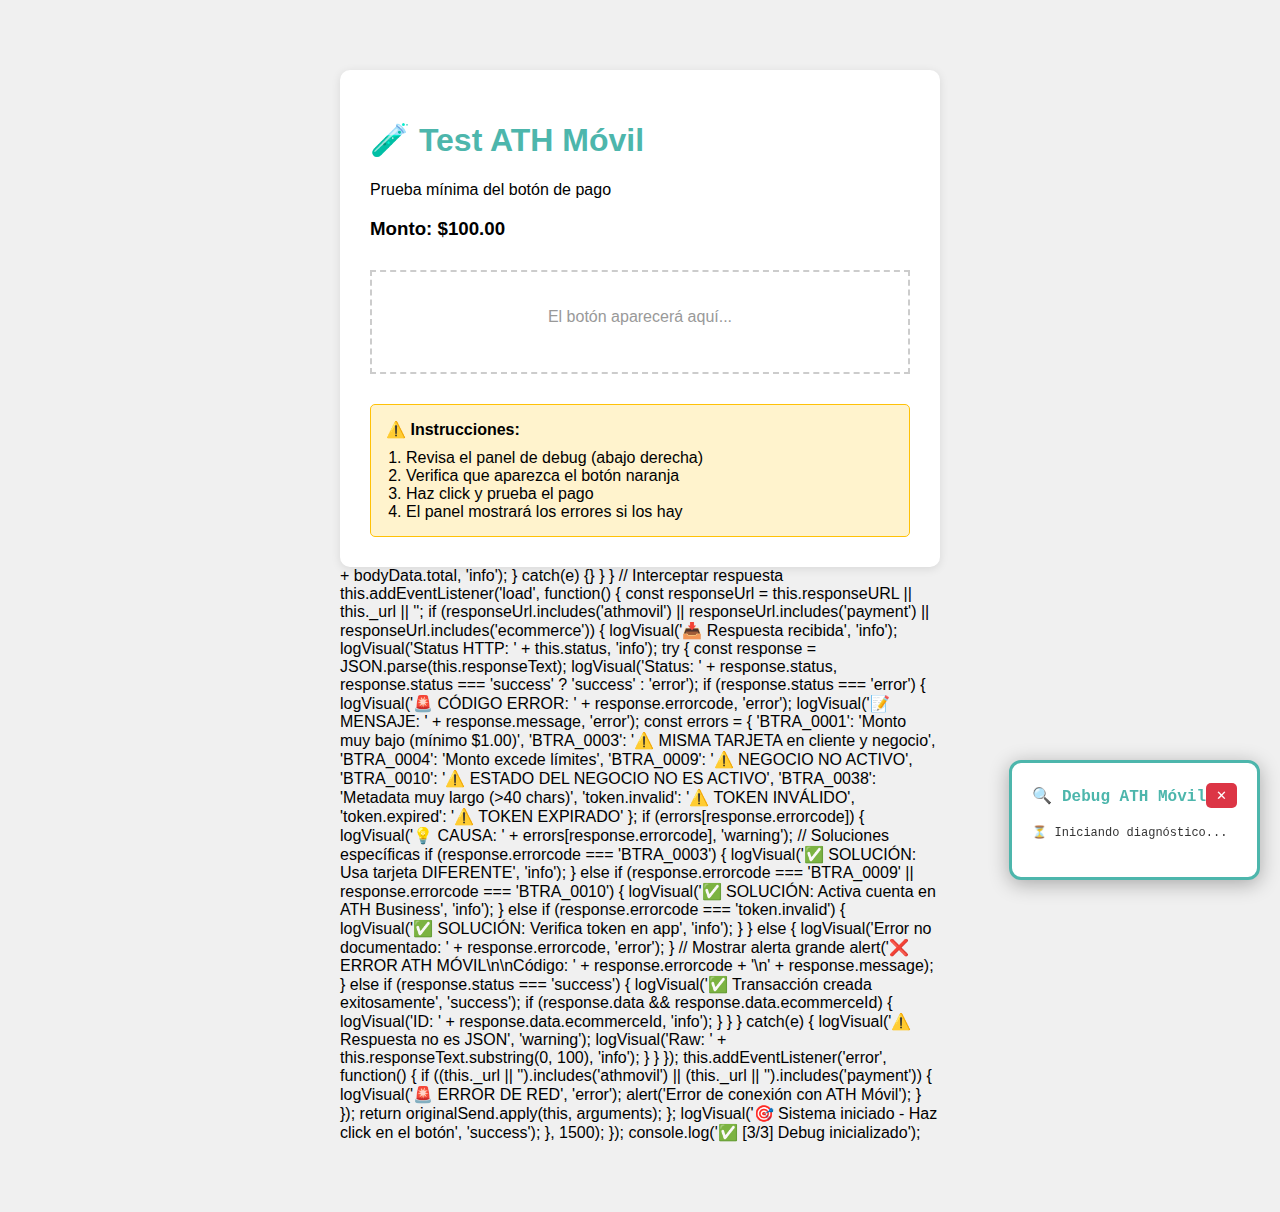
<file: landing/templates/landing/index.html>
<!DOCTYPE html>
<html lang="es">
<head>
    <meta charset="UTF-8">
    <meta name="viewport" content="width=device-width, initial-scale=1.0">
    <title>Test ATH Móvil - CORREGIDO</title>
    <style>
        body {
            font-family: Arial, sans-serif;
            max-width: 600px;
            margin: 50px auto;
            padding: 20px;
            background: #f0f0f0;
        }
        .card {
            background: white;
            padding: 30px;
            border-radius: 10px;
            box-shadow: 0 2px 10px rgba(0,0,0,0.1);
        }
        h1 { color: #4DB6AC; }
        .status {
            padding: 15px;
            margin: 20px 0;
            border-radius: 8px;
            display: none;
        }
        .status.show { display: block; }
        .status.success {
            background: #d4edda;
            border: 2px solid #28a745;
            color: #155724;
        }
        .status.error {
            background: #f8d7da;
            border: 2px solid #dc3545;
            color: #721c24;
        }
        #ATHMovil_Checkout_Button_payment {
            margin: 30px 0;
            min-height: 60px;
            border: 2px dashed #ccc;
            padding: 20px;
            text-align: center;
        }
        
        /* Panel de Debug */
        #athDebugPanel {
            position: fixed;
            bottom: 20px;
            right: 20px;
            background: white;
            border: 3px solid #4DB6AC;
            border-radius: 12px;
            padding: 20px;
            max-width: 400px;
            max-height: 80vh;
            overflow-y: auto;
            box-shadow: 0 4px 20px rgba(0,0,0,0.3);
            z-index: 999999;
            font-family: 'Courier New', monospace;
            font-size: 12px;
        }
        
        @media (max-width: 768px) {
            #athDebugPanel {
                bottom: 10px;
                right: 10px;
                left: 10px;
                max-width: none;
            }
        }
    </style>
</head>
<body>
    
    <!-- Panel de Debug Visual -->
    <div id="athDebugPanel">
        <div style="display: flex; justify-content: space-between; align-items: center; margin-bottom: 15px;">
            <strong style="color: #4DB6AC; font-size: 16px;">🔍 Debug ATH Móvil</strong>
            <button onclick="document.getElementById('athDebugPanel').style.display='none'" 
                    style="background: #dc3545; color: white; border: none; padding: 5px 10px; border-radius: 5px; cursor: pointer;">
                ✕
            </button>
        </div>
        <div id="athDebugContent" style="color: #333; line-height: 1.8;">
            <p>⏳ Iniciando diagnóstico...</p>
        </div>
    </div>

    <!-- Contenido Principal -->
    <div class="card">
        <h1>🧪 Test ATH Móvil</h1>
        <p>Prueba mínima del botón de pago</p>

        <div id="statusMessage" class="status"></div>

        <h3>Monto: $100.00</h3>
        
        <!-- Contenedor del botón -->
        <div id="ATHMovil_Checkout_Button_payment">
            <p style="color: #999;">El botón aparecerá aquí...</p>
        </div>

        <div style="background: #fff3cd; border: 1px solid #ffc107; padding: 15px; border-radius: 5px; margin-top: 20px;">
            <strong>⚠️ Instrucciones:</strong>
            <ol style="margin: 10px 0 0 20px; padding: 0;">
                <li>Revisa el panel de debug (abajo derecha)</li>
                <li>Verifica que aparezca el botón naranja</li>
                <li>Haz click y prueba el pago</li>
                <li>El panel mostrará los errores si los hay</li>
            </ol>
        </div>
    </div>

    <!-- ========================================== -->
    <!-- SCRIPTS ATH MÓVIL - ORDEN CORRECTO -->
    <!-- ========================================== -->
    
    <!-- 1. CONFIGURACIÓN (PRIMERO) -->
    <script type="text/javascript">
        console.log('🔧 [1/3] Configurando ATHM_Checkout...');
        
        window.ATHM_Checkout = {
            env: 'production',
            publicToken: 'a937f2e32a4e35ebd2c2850d204fd4dc4b515763',
            timeout: 600,
            theme: 'btn',
            lang: 'es',
            total: 100,
            subtotal: 100,
            tax: 0,
            metadata1: 'Donacion Campaña',
            metadata2: 'Dr Mendez Sexto',
            items: [{
                name: "Donación Campaña",
                description: "Apoyo campaña Dr. Méndez Sexto",
                quantity: "1",
                price: "100",
                tax: "0",
                metadata: "Renovar para Avanzar"
            }],
            phoneNumber: ""
        };
        
        console.log('✅ ATHM_Checkout configurado');
        
        // Callbacks
        window.authorizationATHM = async function() {
            console.log('✅ PAGO AUTORIZADO');
            const statusDiv = document.getElementById('statusMessage');
            if (statusDiv) {
                statusDiv.className = 'status success show';
                statusDiv.innerHTML = '<h3>✅ ¡Pago exitoso!</h3><p>El sistema funciona correctamente.</p>';
            }
        };
        
        window.cancelATHM = async function() {
            console.log('❌ PAGO CANCELADO');
            const statusDiv = document.getElementById('statusMessage');
            if (statusDiv) {
                statusDiv.className = 'status error show';
                statusDiv.innerHTML = '<h3>❌ Pago cancelado</h3><p>Revisa el panel de debug.</p>';
            }
        };
        
        window.expiredATHM = async function() {
            console.log('⏱️ PAGO EXPIRADO');
            const statusDiv = document.getElementById('statusMessage');
            if (statusDiv) {
                statusDiv.className = 'status error show';
                statusDiv.innerHTML = '<h3>⏱️ Tiempo expirado</h3>';
            }
        };
        
        console.log('✅ [1/3] Callbacks definidos');
    </script>
    
    <!-- 2. SCRIPT ATH MÓVIL (SEGUNDO) -->
    <script src="https://payments.athmovil.com/api/js/athmovil_base.js" 
            onload="console.log('✅ [2/3] Script ATH cargado')"
            onerror="console.error('❌ [2/3] Error cargando script ATH')">
    </script>
    
    <!-- 3. DEBUG VISUAL (TERCERO) -->
    <script type="text/javascript">
        console.log('🔧 [3/3] Inicializando debug...');
        
        function logVisual(message, type = 'info') {
            const content = document.getElementById('athDebugContent');
            if (!content) return;
            
            const colors = { 'info': '#2196F3', 'success': '#4CAF50', 'error': '#F44336', 'warning': '#FF9800' };
            const icons = { 'info': 'ℹ️', 'success': '✅', 'error': '❌', 'warning': '⚠️' };
            
            const timestamp = new Date().toLocaleTimeString();
            const log = document.createElement('p');
            log.style.margin = '5px 0';
            log.style.padding = '8px';
            log.style.background = '#f8f9fa';
            log.style.borderLeft = `4px solid ${colors[type]}`;
            log.style.borderRadius = '4px';
            log.innerHTML = `<strong>[${timestamp}]</strong> ${icons[type]} ${message}`;
            
            content.appendChild(log);
            content.scrollTop = content.scrollHeight;
        }

        window.addEventListener('load', function() {
            setTimeout(function() {
                logVisual('Página cargada', 'success');
                
                // Verificar ATHM_Checkout
                if (window.ATHM_Checkout) {
                    logVisual('ATHM_Checkout: ✓ Existe', 'success');
                    logVisual('Token: ' + window.ATHM_Checkout.publicToken.substring(0, 10) + '...', 'info');
                    logVisual('Monto: $' + window.ATHM_Checkout.total, 'info');
                } else {
                    logVisual('ATHM_Checkout: ✗ NO EXISTE', 'error');
                }
                
                // Verificar botón
                const container = document.querySelector('#ATHMovil_Checkout_Button_payment');
                const hasButton = container && container.innerHTML.trim().length > 50;
                
                if (hasButton) {
                    logVisual('Botón: ✓ GENERADO', 'success');
                } else {
                    logVisual('Botón: ✗ NO GENERADO', 'error');
                }
                
                const button = document.querySelector('[id^="buttonATHM"]');
                if (button) {
                    logVisual('Botón ATH encontrado: ' + button.id, 'success');
                    button.addEventListener('click', function() {
                        logVisual('🖱️ CLICK EN BOTÓN', 'warning');
                    }, true);
                }
                
                // Interceptar XHR - VERSIÓN MEJORADA
                const originalOpen = XMLHttpRequest.prototype.open;
                const originalSend = XMLHttpRequest.prototype.send;
                
                XMLHttpRequest.prototype.open = function(method, url) {
                    this._method = method;
                    this._url = url;
                    return originalOpen.apply(this, arguments);
                };
                
                XMLHttpRequest.prototype.send = function(body) {
                    const url = this._url || '';
                    
                    // Log de la petición
                    if (url.includes('athmovil') || url.includes('payment') || url.includes('ecommerce')) {
                        logVisual('📤 Enviando petición a ATH...', 'info');
                        logVisual('URL: ' + url.substring(0, 60) + '...', 'info');
                        logVisual('Method: ' + this._method, 'info');
                        
                        // Log del body si existe
                        if (body) {
                            try {
                                const bodyData = JSON.parse(body);
                                logVisual('Token: ' + (bodyData.publicToken || '').substring(0, 10) + '...', 'info');
                                logVisual('Total: 
                
                logVisual('🎯 Sistema iniciado - Haz click en el botón', 'success');
                
            }, 1500);
        });
        
        console.log('✅ [3/3] Debug inicializado');
    </script>
    
</body>
</html> + bodyData.total, 'info');
                            } catch(e) {}
                        }
                    }
                    
                    // Interceptar respuesta
                    this.addEventListener('load', function() {
                        const responseUrl = this.responseURL || this._url || '';
                        
                        if (responseUrl.includes('athmovil') || responseUrl.includes('payment') || responseUrl.includes('ecommerce')) {
                            logVisual('📥 Respuesta recibida', 'info');
                            logVisual('Status HTTP: ' + this.status, 'info');
                            
                            try {
                                const response = JSON.parse(this.responseText);
                                logVisual('Status: ' + response.status, response.status === 'success' ? 'success' : 'error');
                                
                                if (response.status === 'error') {
                                    logVisual('🚨 CÓDIGO ERROR: ' + response.errorcode, 'error');
                                    logVisual('📝 MENSAJE: ' + response.message, 'error');
                                    
                                    const errors = {
                                        'BTRA_0001': 'Monto muy bajo (mínimo $1.00)',
                                        'BTRA_0003': '⚠️ MISMA TARJETA en cliente y negocio',
                                        'BTRA_0004': 'Monto excede límites',
                                        'BTRA_0009': '⚠️ NEGOCIO NO ACTIVO',
                                        'BTRA_0010': '⚠️ ESTADO DEL NEGOCIO NO ES ACTIVO',
                                        'BTRA_0038': 'Metadata muy largo (>40 chars)',
                                        'token.invalid': '⚠️ TOKEN INVÁLIDO',
                                        'token.expired': '⚠️ TOKEN EXPIRADO'
                                    };
                                    
                                    if (errors[response.errorcode]) {
                                        logVisual('💡 CAUSA: ' + errors[response.errorcode], 'warning');
                                        
                                        // Soluciones específicas
                                        if (response.errorcode === 'BTRA_0003') {
                                            logVisual('✅ SOLUCIÓN: Usa tarjeta DIFERENTE', 'info');
                                        } else if (response.errorcode === 'BTRA_0009' || response.errorcode === 'BTRA_0010') {
                                            logVisual('✅ SOLUCIÓN: Activa cuenta en ATH Business', 'info');
                                        } else if (response.errorcode === 'token.invalid') {
                                            logVisual('✅ SOLUCIÓN: Verifica token en app', 'info');
                                        }
                                    } else {
                                        logVisual('Error no documentado: ' + response.errorcode, 'error');
                                    }
                                    
                                    // Mostrar alerta grande
                                    alert('❌ ERROR ATH MÓVIL\n\nCódigo: ' + response.errorcode + '\n' + response.message);
                                    
                                } else if (response.status === 'success') {
                                    logVisual('✅ Transacción creada exitosamente', 'success');
                                    if (response.data && response.data.ecommerceId) {
                                        logVisual('ID: ' + response.data.ecommerceId, 'info');
                                    }
                                }
                            } catch(e) {
                                logVisual('⚠️ Respuesta no es JSON', 'warning');
                                logVisual('Raw: ' + this.responseText.substring(0, 100), 'info');
                            }
                        }
                    });
                    
                    this.addEventListener('error', function() {
                        if ((this._url || '').includes('athmovil') || (this._url || '').includes('payment')) {
                            logVisual('🚨 ERROR DE RED', 'error');
                            alert('Error de conexión con ATH Móvil');
                        }
                    });
                    
                    return originalSend.apply(this, arguments);
                };
                
                logVisual('🎯 Sistema iniciado - Haz click en el botón', 'success');
                
            }, 1500);
        });
        
        console.log('✅ [3/3] Debug inicializado');
    </script>
    
</body>
</html>
</file>
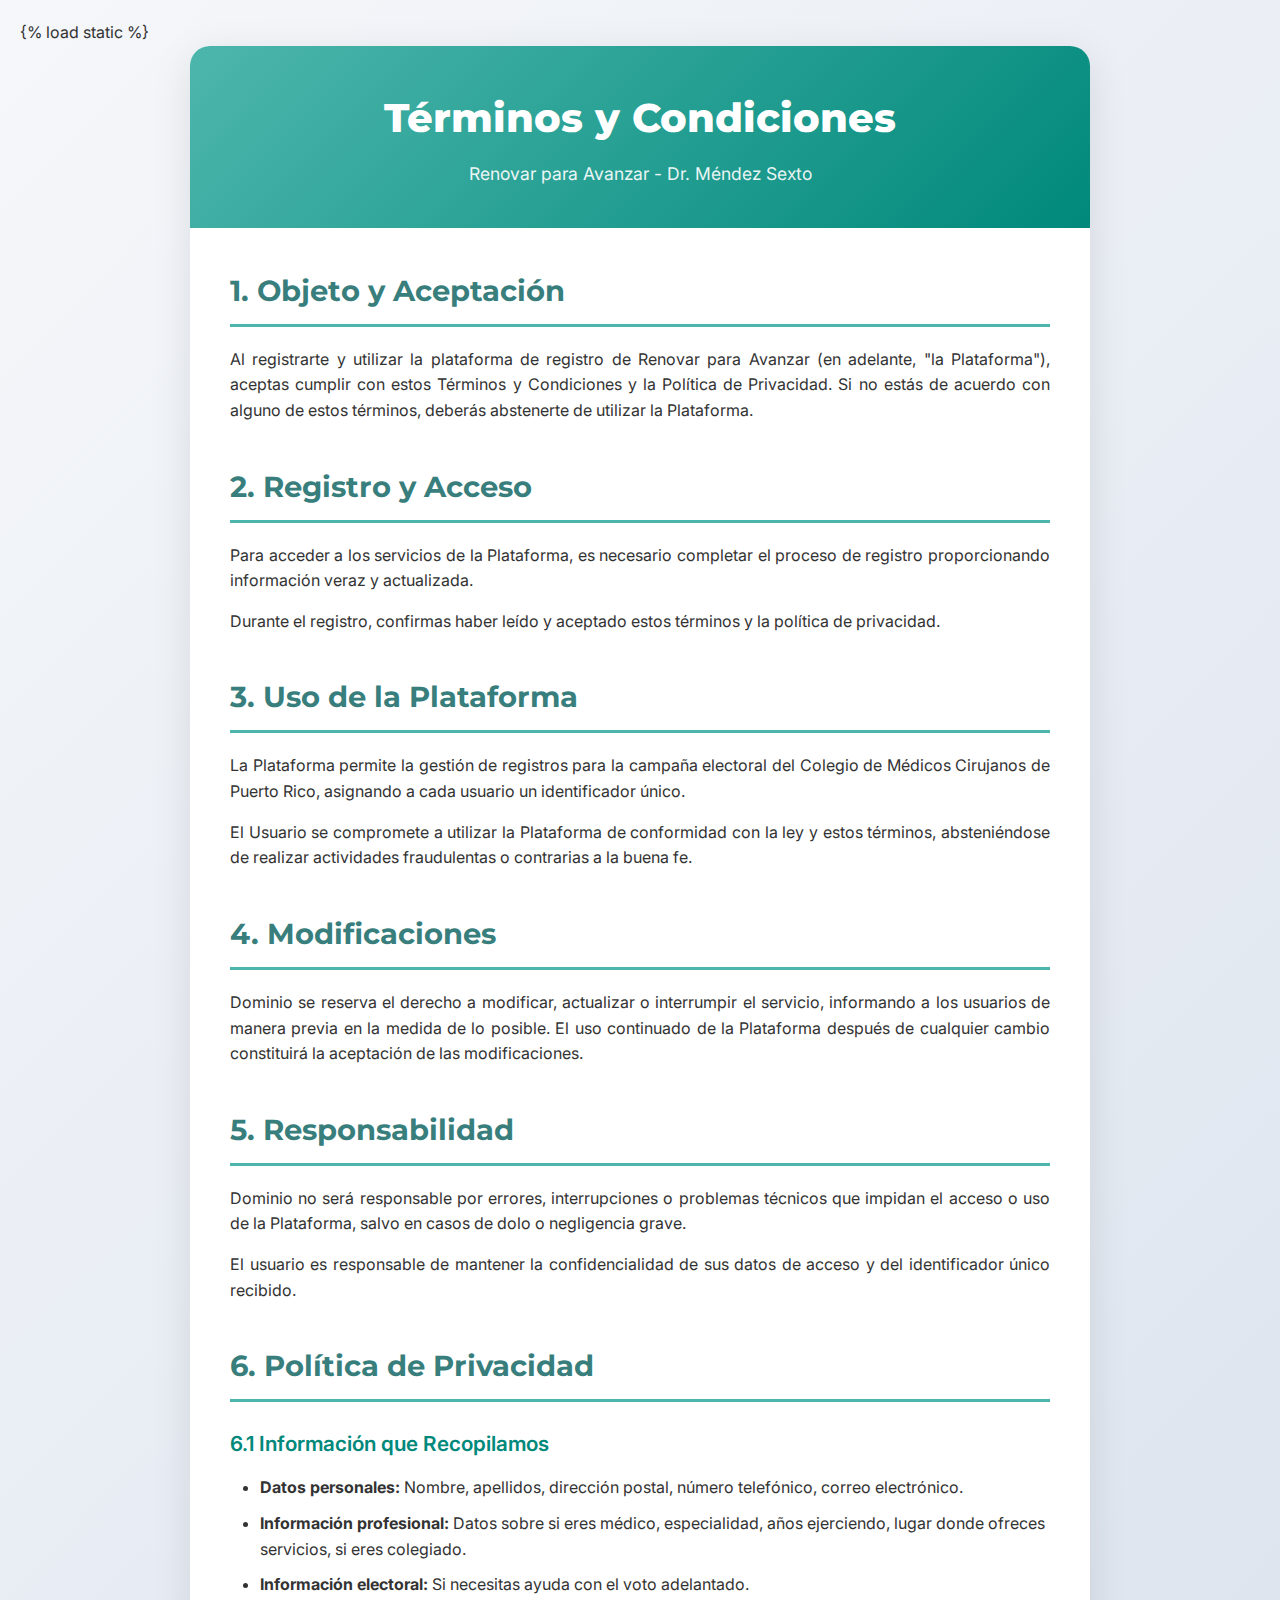
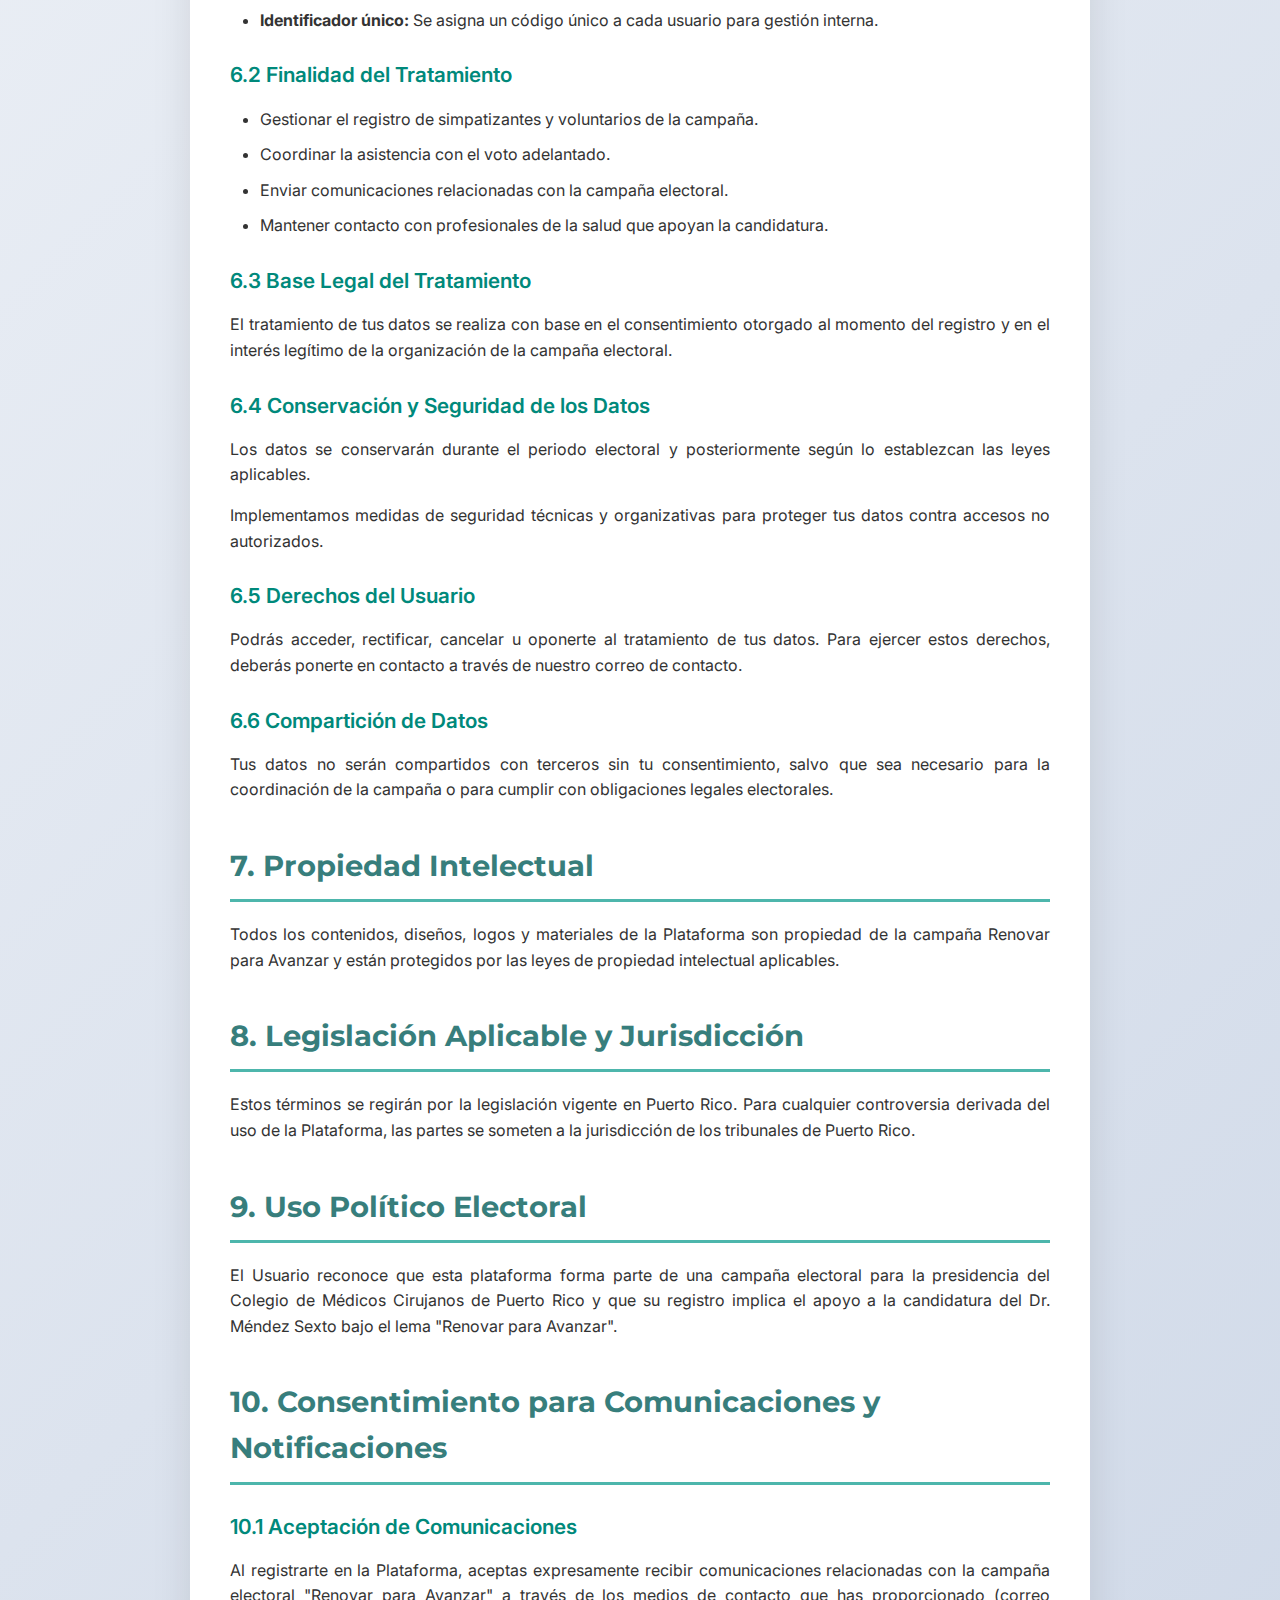
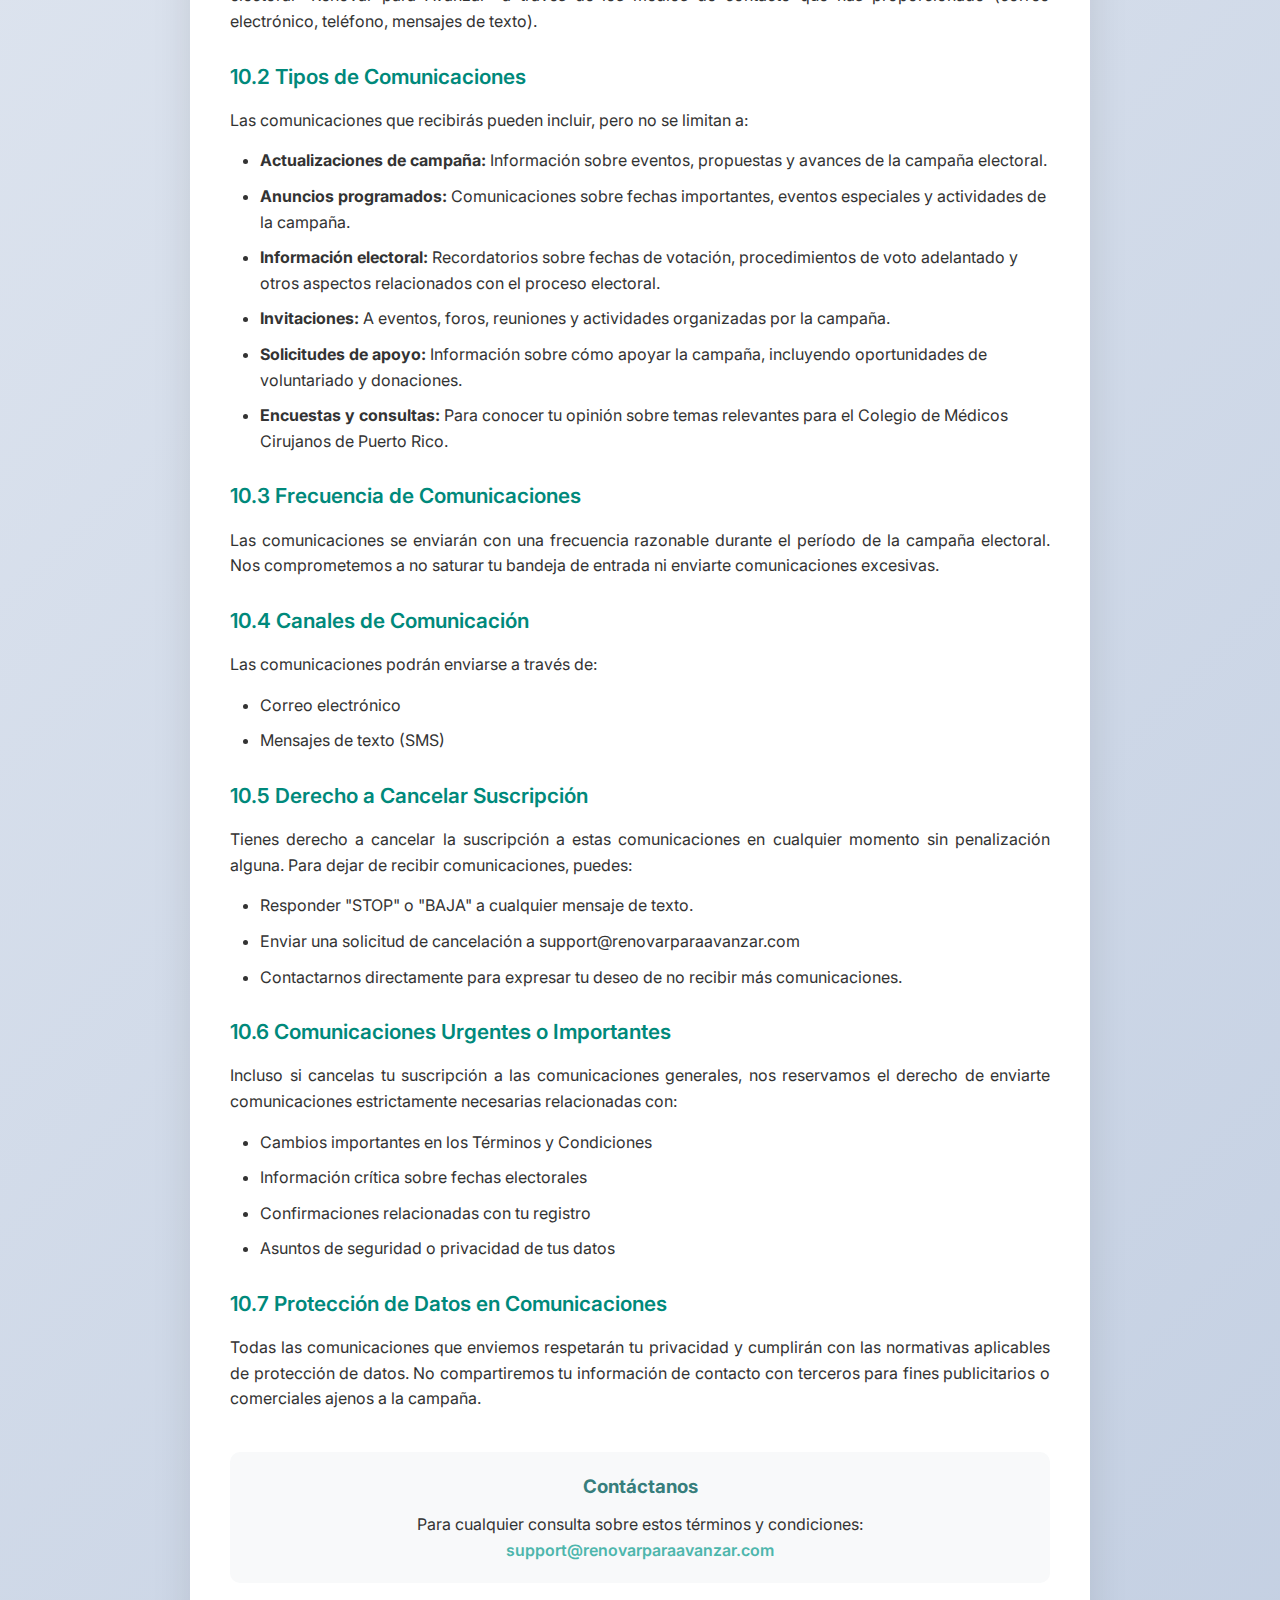
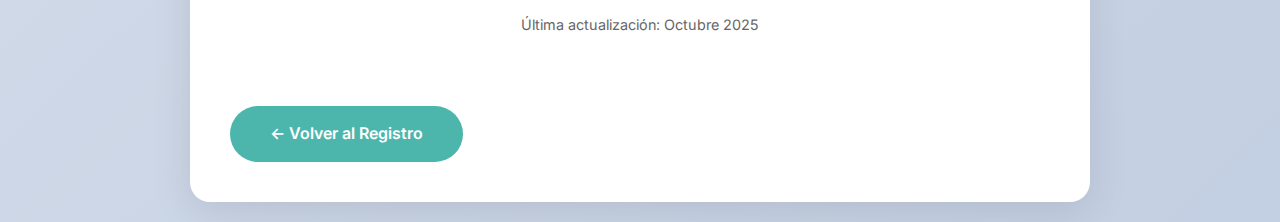
<file: landing/templates/landing/terms.html>
{% load static %}
<!DOCTYPE html>
<html lang="es">
<head>
    <meta charset="UTF-8">
    <meta name="viewport" content="width=device-width, initial-scale=1.0">
    <title>Términos y Condiciones - Renovar para Avanzar</title>
    
    <!-- Google Fonts -->
    <link rel="preconnect" href="https://fonts.googleapis.com">
    <link rel="preconnect" href="https://fonts.gstatic.com" crossorigin>
    <link href="https://fonts.googleapis.com/css2?family=Montserrat:wght@400;600;700;800&family=Inter:wght@300;400;500;600&display=swap" rel="stylesheet">
    
    <style>
        * {
            margin: 0;
            padding: 0;
            box-sizing: border-box;
        }

        body {
            font-family: 'Inter', Arial, sans-serif;
            line-height: 1.6;
            color: #333;
            background: linear-gradient(135deg, #f5f7fa 0%, #c3cfe2 100%);
            min-height: 100vh;
            padding: 20px;
        }

        .container {
            max-width: 900px;
            margin: 0 auto;
            background: white;
            border-radius: 20px;
            box-shadow: 0 10px 40px rgba(0,0,0,0.1);
            overflow: hidden;
        }

        .header {
            background: linear-gradient(135deg, #4DB6AC, #00897B);
            color: white;
            padding: 40px;
            text-align: center;
        }

        .header h1 {
            font-family: 'Montserrat', sans-serif;
            font-size: 2.5rem;
            font-weight: 800;
            margin-bottom: 10px;
        }

        .header p {
            font-size: 1.1rem;
            opacity: 0.9;
        }

        .content {
            padding: 40px;
        }

        .section {
            margin-bottom: 40px;
        }

        .section h2 {
            font-family: 'Montserrat', sans-serif;
            color: #377e7c;
            font-size: 1.8rem;
            font-weight: 700;
            margin-bottom: 20px;
            padding-bottom: 10px;
            border-bottom: 3px solid #4DB6AC;
        }

        .section h3 {
            color: #00897B;
            font-size: 1.3rem;
            font-weight: 600;
            margin-top: 25px;
            margin-bottom: 15px;
        }

        .section p {
            margin-bottom: 15px;
            text-align: justify;
        }

        .section ul {
            margin-left: 30px;
            margin-bottom: 15px;
        }

        .section li {
            margin-bottom: 10px;
        }

        .back-button {
            display: inline-block;
            background: #4DB6AC;
            color: white;
            padding: 15px 40px;
            border-radius: 50px;
            text-decoration: none;
            font-weight: 600;
            transition: all 0.3s ease;
            margin: 30px 40px 40px;
            text-align: center;
        }

        .back-button:hover {
            background: #00897B;
            transform: translateY(-2px);
            box-shadow: 0 5px 15px rgba(77, 182, 172, 0.3);
        }

        .contact-info {
            background: #f8f9fa;
            padding: 20px;
            border-radius: 10px;
            margin-top: 30px;
            text-align: center;
        }

        .contact-info h3 {
            color: #377e7c;
            margin-bottom: 10px;
        }

        .contact-info a {
            color: #4DB6AC;
            text-decoration: none;
            font-weight: 600;
        }

        .contact-info a:hover {
            text-decoration: underline;
        }

        @media (max-width: 768px) {
            .header h1 {
                font-size: 1.8rem;
            }

            .content {
                padding: 20px;
            }

            .section h2 {
                font-size: 1.5rem;
            }
        }
    </style>
</head>
<body>
    <div class="container">
        <div class="header">
            <h1>Términos y Condiciones</h1>
            <p>Renovar para Avanzar - Dr. Méndez Sexto</p>
        </div>

        <div class="content">
            <div class="section">
                <h2>1. Objeto y Aceptación</h2>
                <p>Al registrarte y utilizar la plataforma de registro de Renovar para Avanzar (en adelante, "la Plataforma"), aceptas cumplir con estos Términos y Condiciones y la Política de Privacidad. Si no estás de acuerdo con alguno de estos términos, deberás abstenerte de utilizar la Plataforma.</p>
            </div>

            <div class="section">
                <h2>2. Registro y Acceso</h2>
                <p>Para acceder a los servicios de la Plataforma, es necesario completar el proceso de registro proporcionando información veraz y actualizada.</p>
                <p>Durante el registro, confirmas haber leído y aceptado estos términos y la política de privacidad.</p>
            </div>

            <div class="section">
                <h2>3. Uso de la Plataforma</h2>
                <p>La Plataforma permite la gestión de registros para la campaña electoral del Colegio de Médicos Cirujanos de Puerto Rico, asignando a cada usuario un identificador único.</p>
                <p>El Usuario se compromete a utilizar la Plataforma de conformidad con la ley y estos términos, absteniéndose de realizar actividades fraudulentas o contrarias a la buena fe.</p>
            </div>

            <div class="section">
                <h2>4. Modificaciones</h2>
                <p>Dominio se reserva el derecho a modificar, actualizar o interrumpir el servicio, informando a los usuarios de manera previa en la medida de lo posible. El uso continuado de la Plataforma después de cualquier cambio constituirá la aceptación de las modificaciones.</p>
            </div>

            <div class="section">
                <h2>5. Responsabilidad</h2>
                <p>Dominio no será responsable por errores, interrupciones o problemas técnicos que impidan el acceso o uso de la Plataforma, salvo en casos de dolo o negligencia grave.</p>
                <p>El usuario es responsable de mantener la confidencialidad de sus datos de acceso y del identificador único recibido.</p>
            </div>

            <div class="section">
                <h2>6. Política de Privacidad</h2>
                
                <h3>6.1 Información que Recopilamos</h3>
                <ul>
                    <li><strong>Datos personales:</strong> Nombre, apellidos, dirección postal, número telefónico, correo electrónico.</li>
                    <li><strong>Información profesional:</strong> Datos sobre si eres médico, especialidad, años ejerciendo, lugar donde ofreces servicios, si eres colegiado.</li>
                    <li><strong>Información electoral:</strong> Si necesitas ayuda con el voto adelantado.</li>
                    <li><strong>Identificador único:</strong> Se asigna un código único a cada usuario para gestión interna.</li>
                </ul>

                <h3>6.2 Finalidad del Tratamiento</h3>
                <ul>
                    <li>Gestionar el registro de simpatizantes y voluntarios de la campaña.</li>
                    <li>Coordinar la asistencia con el voto adelantado.</li>
                    <li>Enviar comunicaciones relacionadas con la campaña electoral.</li>
                    <li>Mantener contacto con profesionales de la salud que apoyan la candidatura.</li>
                </ul>

                <h3>6.3 Base Legal del Tratamiento</h3>
                <p>El tratamiento de tus datos se realiza con base en el consentimiento otorgado al momento del registro y en el interés legítimo de la organización de la campaña electoral.</p>

                <h3>6.4 Conservación y Seguridad de los Datos</h3>
                <p>Los datos se conservarán durante el periodo electoral y posteriormente según lo establezcan las leyes aplicables.</p>
                <p>Implementamos medidas de seguridad técnicas y organizativas para proteger tus datos contra accesos no autorizados.</p>

                <h3>6.5 Derechos del Usuario</h3>
                <p>Podrás acceder, rectificar, cancelar u oponerte al tratamiento de tus datos. Para ejercer estos derechos, deberás ponerte en contacto a través de nuestro correo de contacto.</p>

                <h3>6.6 Compartición de Datos</h3>
                <p>Tus datos no serán compartidos con terceros sin tu consentimiento, salvo que sea necesario para la coordinación de la campaña o para cumplir con obligaciones legales electorales.</p>
            </div>

            <div class="section">
                <h2>7. Propiedad Intelectual</h2>
                <p>Todos los contenidos, diseños, logos y materiales de la Plataforma son propiedad de la campaña Renovar para Avanzar y están protegidos por las leyes de propiedad intelectual aplicables.</p>
            </div>

            <div class="section">
                <h2>8. Legislación Aplicable y Jurisdicción</h2>
                <p>Estos términos se regirán por la legislación vigente en Puerto Rico. Para cualquier controversia derivada del uso de la Plataforma, las partes se someten a la jurisdicción de los tribunales de Puerto Rico.</p>
            </div>

            <div class="section">
                <h2>9. Uso Político Electoral</h2>
                <p>El Usuario reconoce que esta plataforma forma parte de una campaña electoral para la presidencia del Colegio de Médicos Cirujanos de Puerto Rico y que su registro implica el apoyo a la candidatura del Dr. Méndez Sexto bajo el lema "Renovar para Avanzar".</p>
            </div>

            <div class="section">
                <h2>10. Consentimiento para Comunicaciones y Notificaciones</h2>
                
                <h3>10.1 Aceptación de Comunicaciones</h3>
                <p>Al registrarte en la Plataforma, aceptas expresamente recibir comunicaciones relacionadas con la campaña electoral "Renovar para Avanzar" a través de los medios de contacto que has proporcionado (correo electrónico, teléfono, mensajes de texto).</p>

                <h3>10.2 Tipos de Comunicaciones</h3>
                <p>Las comunicaciones que recibirás pueden incluir, pero no se limitan a:</p>
                <ul>
                    <li><strong>Actualizaciones de campaña:</strong> Información sobre eventos, propuestas y avances de la campaña electoral.</li>
                    <li><strong>Anuncios programados:</strong> Comunicaciones sobre fechas importantes, eventos especiales y actividades de la campaña.</li>
                    <li><strong>Información electoral:</strong> Recordatorios sobre fechas de votación, procedimientos de voto adelantado y otros aspectos relacionados con el proceso electoral.</li>
                    <li><strong>Invitaciones:</strong> A eventos, foros, reuniones y actividades organizadas por la campaña.</li>
                    <li><strong>Solicitudes de apoyo:</strong> Información sobre cómo apoyar la campaña, incluyendo oportunidades de voluntariado y donaciones.</li>
                    <li><strong>Encuestas y consultas:</strong> Para conocer tu opinión sobre temas relevantes para el Colegio de Médicos Cirujanos de Puerto Rico.</li>
                </ul>

                <h3>10.3 Frecuencia de Comunicaciones</h3>
                <p>Las comunicaciones se enviarán con una frecuencia razonable durante el período de la campaña electoral. Nos comprometemos a no saturar tu bandeja de entrada ni enviarte comunicaciones excesivas.</p>

                <h3>10.4 Canales de Comunicación</h3>
                <p>Las comunicaciones podrán enviarse a través de:</p>
                <ul>
                    <li>Correo electrónico</li>
                    <li>Mensajes de texto (SMS)</li>
                </ul>

                <h3>10.5 Derecho a Cancelar Suscripción</h3>
                <p>Tienes derecho a cancelar la suscripción a estas comunicaciones en cualquier momento sin penalización alguna. Para dejar de recibir comunicaciones, puedes:</p>
                <ul>
                    <li>Responder "STOP" o "BAJA" a cualquier mensaje de texto.</li>
                    <li>Enviar una solicitud de cancelación a support@renovarparaavanzar.com</li>
                    <li>Contactarnos directamente para expresar tu deseo de no recibir más comunicaciones.</li>
                </ul>

                <h3>10.6 Comunicaciones Urgentes o Importantes</h3>
                <p>Incluso si cancelas tu suscripción a las comunicaciones generales, nos reservamos el derecho de enviarte comunicaciones estrictamente necesarias relacionadas con:</p>
                <ul>
                    <li>Cambios importantes en los Términos y Condiciones</li>
                    <li>Información crítica sobre fechas electorales</li>
                    <li>Confirmaciones relacionadas con tu registro</li>
                    <li>Asuntos de seguridad o privacidad de tus datos</li>
                </ul>

                <h3>10.7 Protección de Datos en Comunicaciones</h3>
                <p>Todas las comunicaciones que enviemos respetarán tu privacidad y cumplirán con las normativas aplicables de protección de datos. No compartiremos tu información de contacto con terceros para fines publicitarios o comerciales ajenos a la campaña.</p>
            </div>

            <div class="contact-info">
                <h3>Contáctanos</h3>
                <p>Para cualquier consulta sobre estos términos y condiciones:</p>
                <p><a href="mailto:support@renovarparaavanzar.com">support@renovarparaavanzar.com</a></p>
            </div>

            <p style="text-align: center; color: #666; margin-top: 30px; font-size: 0.9rem;">
                Última actualización: Octubre 2025
            </p>
        </div>

        <a href="/#register" class="back-button">← Volver al Registro</a>
    </div>
</body>
</html>
</file>
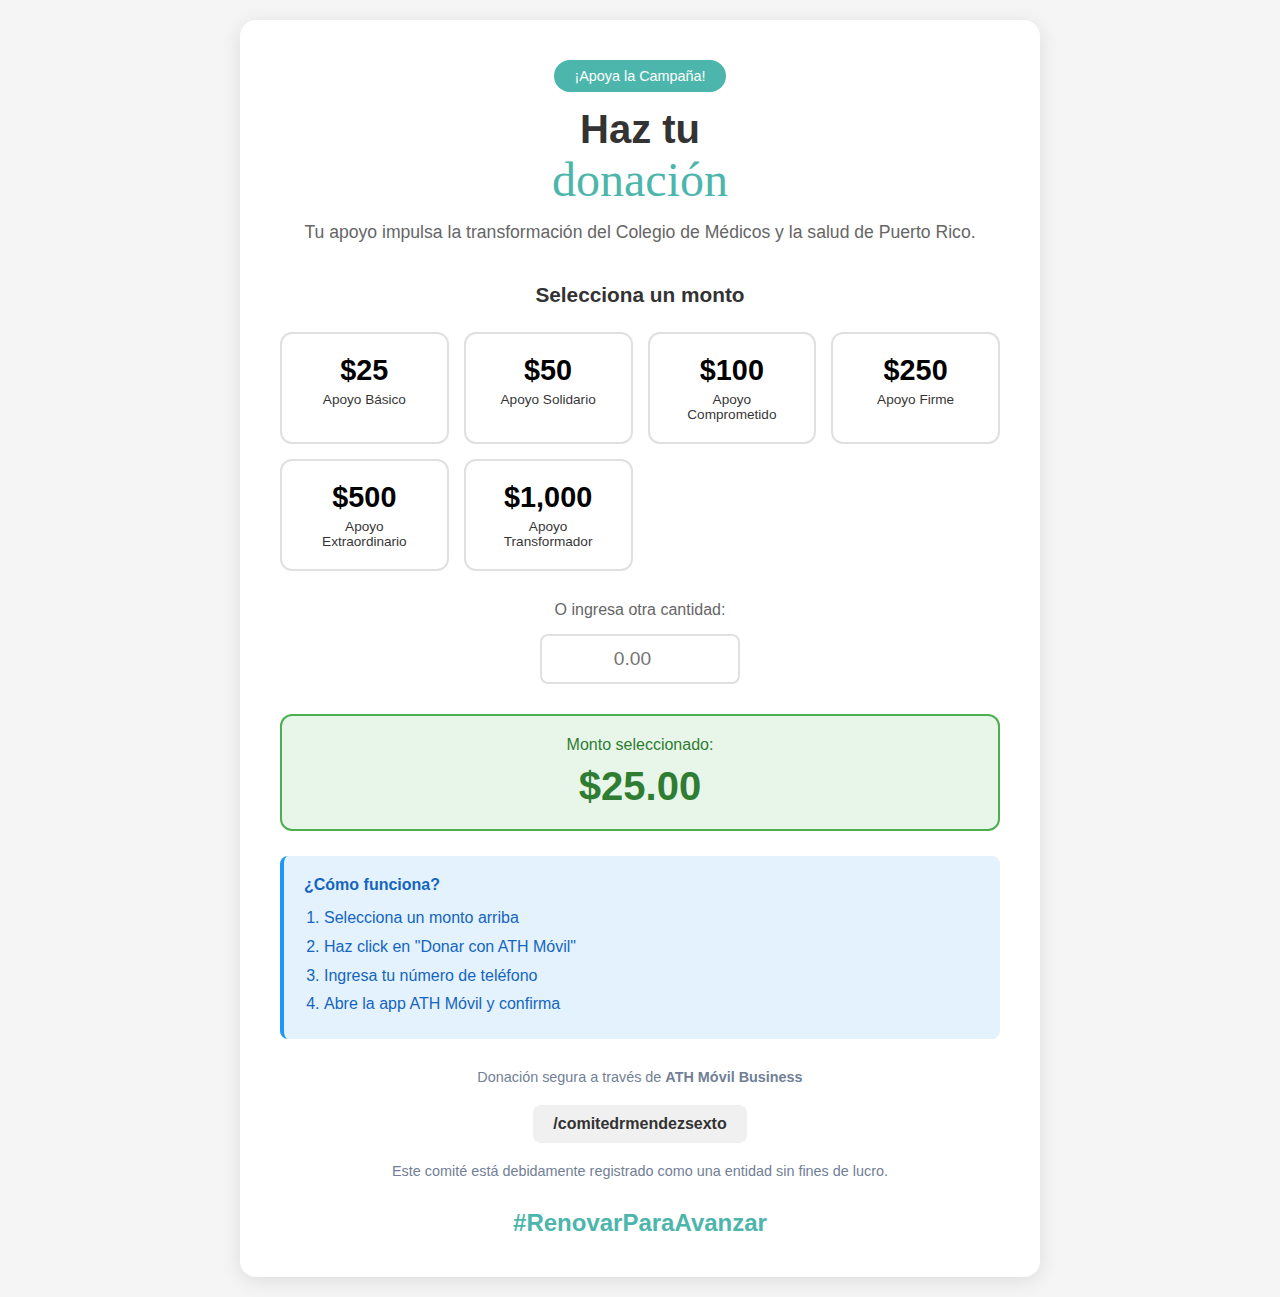
<file: landing/templates/landing/test_ath.html>
<!DOCTYPE html>
<html lang="es">
<head>
    <meta charset="UTF-8">
    <meta name="viewport" content="width=device-width, initial-scale=1.0">
    <title>Test ATH Móvil - Donaciones</title>
    
    <style>
        * {
            margin: 0;
            padding: 0;
            box-sizing: border-box;
        }
        
        body {
            font-family: 'Montserrat', Arial, sans-serif;
            background: #f5f5f5;
            padding: 20px;
        }
        
        .container {
            max-width: 800px;
            margin: 0 auto;
            background: white;
            padding: 40px;
            border-radius: 16px;
            box-shadow: 0 4px 20px rgba(0,0,0,0.1);
        }
        
        .donation-header {
            text-align: center;
            margin-bottom: 40px;
        }
        
        .header-badge {
            background: #4DB6AC;
            color: white;
            padding: 8px 20px;
            border-radius: 20px;
            display: inline-block;
            font-size: 0.9rem;
            margin-bottom: 15px;
        }
        
        .title-main {
            font-size: 2.5rem;
            color: #333;
            font-weight: 700;
        }
        
        .title-script {
            font-family: 'Great Vibes', cursive;
            font-size: 3rem;
            color: #4DB6AC;
        }
        
        .subtitle-text {
            color: #666;
            margin-top: 15px;
            font-size: 1.1rem;
        }
        
        .amount-options h3 {
            text-align: center;
            color: #333;
            margin-bottom: 25px;
            font-size: 1.3rem;
        }
        
        .amount-grid {
            display: grid;
            grid-template-columns: repeat(auto-fit, minmax(150px, 1fr));
            gap: 15px;
            margin-bottom: 30px;
        }
        
        .amount-btn {
            background: white;
            border: 2px solid #e0e0e0;
            border-radius: 12px;
            padding: 20px;
            cursor: pointer;
            transition: all 0.3s ease;
            text-align: center;
        }
        
        .amount-btn:hover {
            background: #4DB6AC !important;
            color: white !important;
            border-color: #4DB6AC;
            transform: translateY(-2px);
        }
        
        .amount-btn.active {
            background: #4DB6AC !important;
            color: white !important;
            border-color: #4DB6AC;
            box-shadow: 0 4px 12px rgba(77, 182, 172, 0.4);
        }
        
        .amount-value {
            display: block;
            font-size: 1.8rem;
            font-weight: 700;
            margin-bottom: 5px;
        }
        
        .amount-label {
            display: block;
            font-size: 0.85rem;
            opacity: 0.8;
        }
        
        .custom-amount {
            text-align: center;
            margin: 30px 0;
        }
        
        .custom-amount p {
            margin-bottom: 15px;
            color: #666;
        }
        
        .custom-input {
            width: 200px;
            padding: 12px;
            font-size: 1.2rem;
            border: 2px solid #e0e0e0;
            border-radius: 8px;
            text-align: center;
        }
        
        .custom-input:focus {
            outline: none;
            border-color: #4DB6AC;
        }
        
        #selectedAmountDisplay {
            display: none;
            background: #E8F5E9;
            border: 2px solid #4CAF50;
            border-radius: 12px;
            padding: 20px;
            margin: 25px 0;
            text-align: center;
        }
        
        .info-note {
            background: #E3F2FD;
            border-left: 4px solid #2196F3;
            padding: 20px;
            border-radius: 8px;
            margin: 25px 0;
        }
        
        .info-note h4 {
            color: #1565C0;
            margin-bottom: 10px;
        }
        
        .info-note ol {
            color: #1565C0;
            padding-left: 20px;
            line-height: 1.8;
        }
        
        #ATHMovil_Checkout_Button_payment {
            margin: 30px 0;
            text-align: center;
        }
        
        .donation-info {
            text-align: center;
            margin-top: 25px;
        }
        
        .ath-handle {
            background: #f0f0f0;
            padding: 10px 20px;
            border-radius: 8px;
            display: inline-block;
            font-weight: 600;
            color: #333;
            margin-top: 10px;
        }
        
        .campaign-hashtag {
            text-align: center;
            font-size: 1.5rem;
            color: #4DB6AC;
            font-weight: 700;
            margin-top: 30px;
        }
        
        .payment-status {
            display: none;
            padding: 20px;
            border-radius: 12px;
            margin-bottom: 25px;
            text-align: center;
        }
        
        .payment-status.success {
            background: #D1FAE5;
            border: 2px solid #059669;
            color: #065F46;
            display: block !important;
        }
        
        .payment-status.error {
            background: #FEE2E2;
            border: 2px solid #DC2626;
            color: #991B1B;
            display: block !important;
        }
    </style>
</head>
<body>

<div class="container">
    <div class="donation-header">
        <div class="header-badge">¡Apoya la Campaña!</div>
        <div class="title-main">Haz tu</div>
        <div class="title-script">donación</div>
        <p class="subtitle-text">
            Tu apoyo impulsa la transformación del Colegio de Médicos y la salud de Puerto Rico.
        </p>
    </div>

    <div class="donation-content">
        <div id="paymentStatusDonation" class="payment-status"></div>
        
        <div class="amount-options">
            <h3>Selecciona un monto</h3>
            
            <div class="amount-grid">
                <div class="amount-btn" data-amount="25">
                    <span class="amount-value">$25</span>
                    <span class="amount-label">Apoyo Básico</span>
                </div>
                <div class="amount-btn" data-amount="50">
                    <span class="amount-value">$50</span>
                    <span class="amount-label">Apoyo Solidario</span>
                </div>
                <div class="amount-btn" data-amount="100">
                    <span class="amount-value">$100</span>
                    <span class="amount-label">Apoyo Comprometido</span>
                </div>
                <div class="amount-btn" data-amount="250">
                    <span class="amount-value">$250</span>
                    <span class="amount-label">Apoyo Firme</span>
                </div>
                <div class="amount-btn" data-amount="500">
                    <span class="amount-value">$500</span>
                    <span class="amount-label">Apoyo Extraordinario</span>
                </div>
                <div class="amount-btn" data-amount="1000">
                    <span class="amount-value">$1,000</span>
                    <span class="amount-label">Apoyo Transformador</span>
                </div>
            </div>
        </div>

        <div class="custom-amount">
            <p>O ingresa otra cantidad:</p>
            <input 
                type="number" 
                class="custom-input" 
                id="customDonationAmount"
                placeholder="0.00"
                min="1"
                max="1500"
                step="0.01"
            >
        </div>

        <!-- Monto seleccionado -->
        <div id="selectedAmountDisplay">
            <p style="color: #2E7D32; margin: 0 0 10px 0; font-size: 1rem;">Monto seleccionado:</p>
            <p style="color: #2E7D32; margin: 0; font-size: 2.5rem; font-weight: 700;">
                $<span id="selectedAmountValue">0</span>
            </p>
        </div>

        <div class="info-note">
            <h4>¿Cómo funciona?</h4>
            <ol>
                <li>Selecciona un monto arriba</li>
                <li>Haz click en "Donar con ATH Móvil"</li>
                <li>Ingresa tu número de teléfono</li>
                <li>Abre la app ATH Móvil y confirma</li>
            </ol>
        </div>

        <!-- ATH Móvil Payment Button -->
        <div id="ATHMovil_Checkout_Button_payment"></div>

        <div class="donation-info">
            <p style="color: #718096; margin-bottom: 10px; font-size: 0.9rem;">
                Donación segura a través de <strong>ATH Móvil Business</strong> 
            </p>
            <div class="ath-handle">/comitedrmendezsexto</div>
        </div>

        <p style="text-align: center; color: #718096; font-size: 0.9rem; margin-top: 20px;">
            Este comité está debidamente registrado como una entidad sin fines de lucro.
        </p>

        <div class="campaign-hashtag">#RenovarParaAvanzar</div>
    </div>
</div>

<!-- Scripts en el orden correcto -->
<script src="https://payments.athmovil.com/api/js/athmovil_base.js"></script>

<script type="text/javascript">
    // Configuración de ATH Móvil
    const ATHM_Checkout = {
        env: 'production',
        publicToken: 'a937f2e32a4e35ebd2c2850d204fd4dc4b515763',
        timeout: 600,
        theme: 'btn',
        lang: 'es',
        total: 25, // Valor inicial
        subtotal: 25,
        tax: 0,
        metadata1: 'Donacion Campaña',
        metadata2: 'Monto: $25',
        items: [{
            name: "Donación",
            description: "Apoyo a la campaña",
            quantity: 1,
            price: 25,
            tax: 0,
            metadata: "Donacion"
        }],
        phoneNumber: ""
    };

    // Callbacks
    async function authorizationATHM() {
        console.log('✅ authorizationATHM ejecutado');
        try {
            const responseAuth = await authorization();
            console.log('Respuesta authorization:', responseAuth);
            showPaymentStatus('success', '¡Donación exitosa! Gracias por tu apoyo.');
            return responseAuth;
        } catch (error) {
            console.error('Error en authorization:', error);
            showPaymentStatus('error', 'Error procesando el pago');
            return null;
        }
    }

    async function cancelATHM() {
        console.log('❌ cancelATHM ejecutado');
        try {
            const responseCancel = await findPaymentATHM();
            console.log('Respuesta cancel:', responseCancel);
            showPaymentStatus('error', 'Pago cancelado');
            return responseCancel;
        } catch (error) {
            console.error('Error en cancel:', error);
            return null;
        }
    }

    async function expiredATHM() {
        console.log('⏱️ expiredATHM ejecutado');
        try {
            const responseExpired = await findPaymentATHM();
            console.log('Respuesta expired:', responseExpired);
            showPaymentStatus('error', 'El pago expiró');
            return responseExpired;
        } catch (error) {
            console.error('Error en expired:', error);
            return null;
        }
    }

    function showPaymentStatus(type, message) {
        const statusDiv = document.getElementById('paymentStatusDonation');
        statusDiv.className = 'payment-status ' + type;
        statusDiv.innerHTML = `<p style="font-weight: 600; font-size: 1.1rem;">${message}</p>`;
        statusDiv.scrollIntoView({ behavior: 'smooth', block: 'center' });
        
        setTimeout(() => {
            statusDiv.style.display = 'none';
        }, 8000);
    }

    // Sistema de montos
    document.addEventListener('DOMContentLoaded', function() {
        console.log('🚀 DOM Loaded');
        let selectedAmount = 25; // Iniciar con $25
        
        // Actualizar display inicial
        document.getElementById('selectedAmountValue').textContent = '25.00';
        document.getElementById('selectedAmountDisplay').style.display = 'block';
        
        function updateATHMAmount(amount) {
            if (amount <= 0 || isNaN(amount)) {
                console.warn('❌ Monto inválido:', amount);
                return false;
            }
            
            selectedAmount = amount;
            
            ATHM_Checkout.total = parseFloat(amount.toFixed(2));
            ATHM_Checkout.subtotal = parseFloat(amount.toFixed(2));
            ATHM_Checkout.metadata2 = `Monto: $${amount.toFixed(2)}`;
            ATHM_Checkout.items[0].price = parseFloat(amount.toFixed(2));
            ATHM_Checkout.items[0].description = `Donación de $${amount.toFixed(2)}`;
            
            console.log('✅ Monto actualizado:', {
                total: ATHM_Checkout.total,
                items: ATHM_Checkout.items
            });
            
            document.getElementById('selectedAmountValue').textContent = amount.toFixed(2);
            document.getElementById('selectedAmountDisplay').style.display = 'block';
            
            return true;
        }
        
        // Botones predefinidos
        const amountButtons = document.querySelectorAll('.amount-btn');
        amountButtons.forEach(btn => {
            btn.addEventListener('click', function() {
                console.log('🖱️ Click en botón:', this.dataset.amount);
                
                amountButtons.forEach(b => b.classList.remove('active'));
                this.classList.add('active');
                
                const customInput = document.getElementById('customDonationAmount');
                if (customInput) customInput.value = '';
                
                const amount = parseFloat(this.dataset.amount);
                updateATHMAmount(amount);
            });
        });
        
        // Input personalizado
        const customInput = document.getElementById('customDonationAmount');
        if (customInput) {
            customInput.addEventListener('input', function() {
                const amount = parseFloat(this.value);
                amountButtons.forEach(b => b.classList.remove('active'));
                
                if (!isNaN(amount) && amount > 0) {
                    updateATHMAmount(amount);
                } else {
                    document.getElementById('selectedAmountDisplay').style.display = 'none';
                }
            });
        }
        
        console.log('✅ Sistema de montos inicializado');
    });
</script>

</body>
</html>
</file>
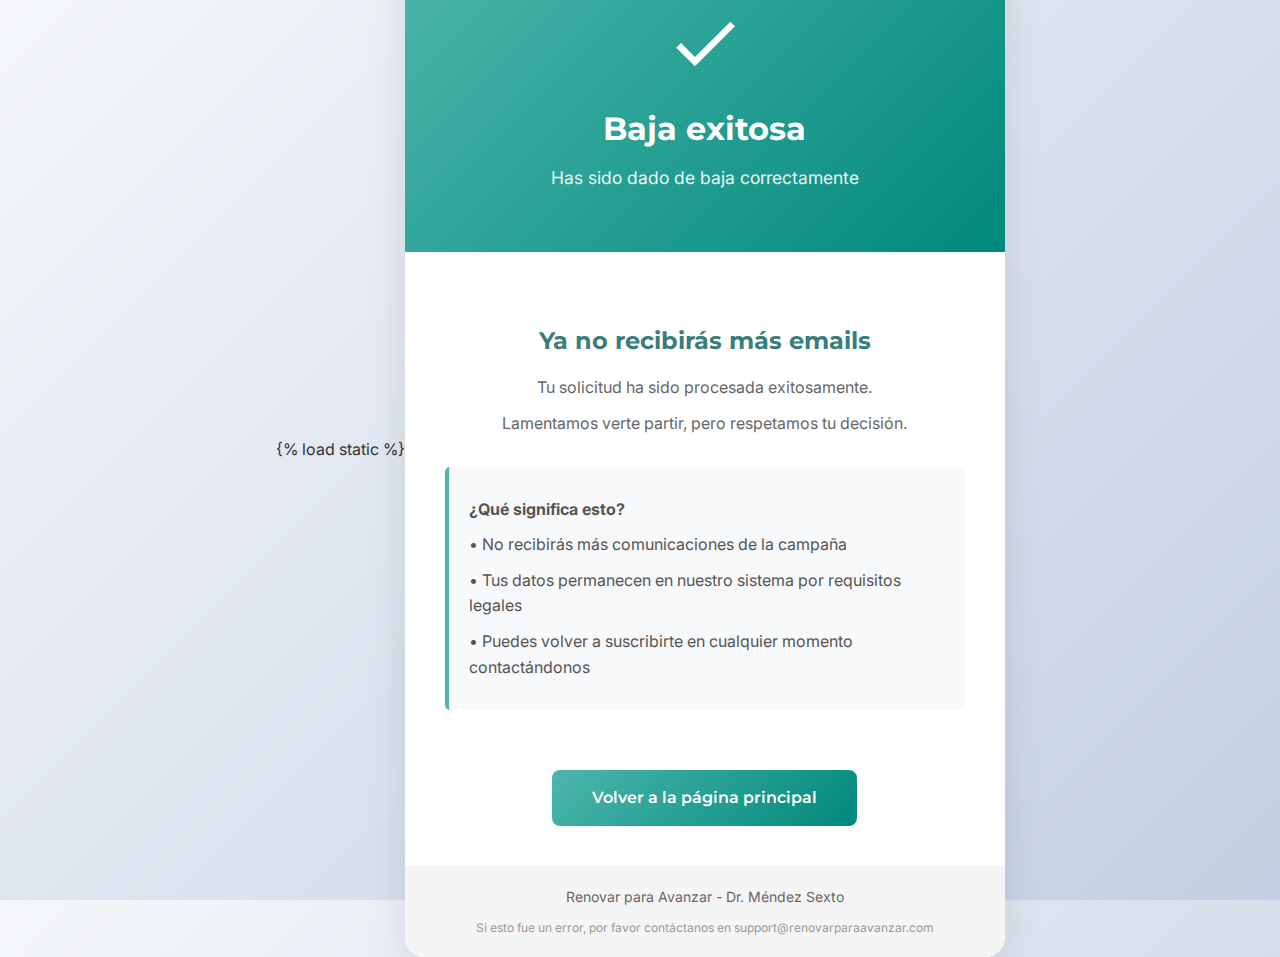
<file: landing/templates/landing/unsubscribe_success.html>
{% load static %}
<!DOCTYPE html>
<html lang="es">
<head>
    <meta charset="UTF-8">
    <meta name="viewport" content="width=device-width, initial-scale=1.0">
    <title>Baja exitosa - Renovar para Avanzar</title>

    <!-- Google Fonts -->
    <link rel="preconnect" href="https://fonts.googleapis.com">
    <link rel="preconnect" href="https://fonts.gstatic.com" crossorigin>
    <link href="https://fonts.googleapis.com/css2?family=Montserrat:wght@400;600;700;800&family=Inter:wght@300;400;500;600&display=swap" rel="stylesheet">

    <style>
        * {
            margin: 0;
            padding: 0;
            box-sizing: border-box;
        }

        body {
            font-family: 'Inter', Arial, sans-serif;
            line-height: 1.6;
            color: #333;
            background: linear-gradient(135deg, #f5f7fa 0%, #c3cfe2 100%);
            min-height: 100vh;
            padding: 20px;
            display: flex;
            align-items: center;
            justify-content: center;
        }

        .container {
            max-width: 600px;
            background: white;
            border-radius: 20px;
            box-shadow: 0 10px 40px rgba(0,0,0,0.1);
            overflow: hidden;
            text-align: center;
        }

        .header {
            background: linear-gradient(135deg, #4DB6AC, #00897B);
            color: white;
            padding: 60px 40px;
        }

        .header svg {
            width: 80px;
            height: 80px;
            margin-bottom: 20px;
        }

        .header h1 {
            font-family: 'Montserrat', sans-serif;
            font-size: 2rem;
            font-weight: 700;
            margin-bottom: 10px;
        }

        .header p {
            opacity: 0.9;
            font-size: 1.1rem;
        }

        .content {
            padding: 40px;
        }

        .success-message {
            margin: 30px 0;
        }

        .success-message h2 {
            font-family: 'Montserrat', sans-serif;
            color: #377e7c;
            margin-bottom: 15px;
        }

        .success-message p {
            color: #666;
            margin: 10px 0;
            font-size: 16px;
        }

        .info-box {
            background: #f8f9fa;
            border-left: 4px solid #4DB6AC;
            padding: 20px;
            margin: 30px 0;
            border-radius: 5px;
            text-align: left;
        }

        .info-box p {
            margin: 10px 0;
            color: #555;
        }

        .btn-home {
            display: inline-block;
            padding: 15px 40px;
            background: linear-gradient(135deg, #4DB6AC, #00897B);
            color: white;
            text-decoration: none;
            border-radius: 8px;
            font-size: 16px;
            font-weight: 600;
            margin-top: 30px;
            transition: all 0.3s;
            font-family: 'Montserrat', sans-serif;
        }

        .btn-home:hover {
            transform: translateY(-2px);
            box-shadow: 0 5px 15px rgba(77, 182, 172, 0.3);
        }

        .footer {
            background: #f5f5f5;
            padding: 20px;
            color: #666;
            font-size: 14px;
        }
    </style>
</head>
<body>
    <div class="container">
        <div class="header">
            <svg fill="white" viewBox="0 0 24 24" xmlns="http://www.w3.org/2000/svg">
                <path d="M9 16.2L4.8 12l-1.4 1.4L9 19 21 7l-1.4-1.4L9 16.2z"/>
            </svg>
            <h1>Baja exitosa</h1>
            <p>Has sido dado de baja correctamente</p>
        </div>

        <div class="content">
            <div class="success-message">
                <h2>Ya no recibirás más emails</h2>
                <p>Tu solicitud ha sido procesada exitosamente.</p>
                <p>Lamentamos verte partir, pero respetamos tu decisión.</p>
            </div>

            <div class="info-box">
                <p><strong>¿Qué significa esto?</strong></p>
                <p>• No recibirás más comunicaciones de la campaña</p>
                <p>• Tus datos permanecen en nuestro sistema por requisitos legales</p>
                <p>• Puedes volver a suscribirte en cualquier momento contactándonos</p>
            </div>

            <a href="/" class="btn-home">Volver a la página principal</a>
        </div>

        <div class="footer">
            <p>Renovar para Avanzar - Dr. Méndez Sexto</p>
            <p style="font-size: 12px; margin-top: 10px; color: #999;">
                Si esto fue un error, por favor contáctanos en support@renovarparaavanzar.com
            </p>
        </div>
    </div>
</body>
</html>
</file>
